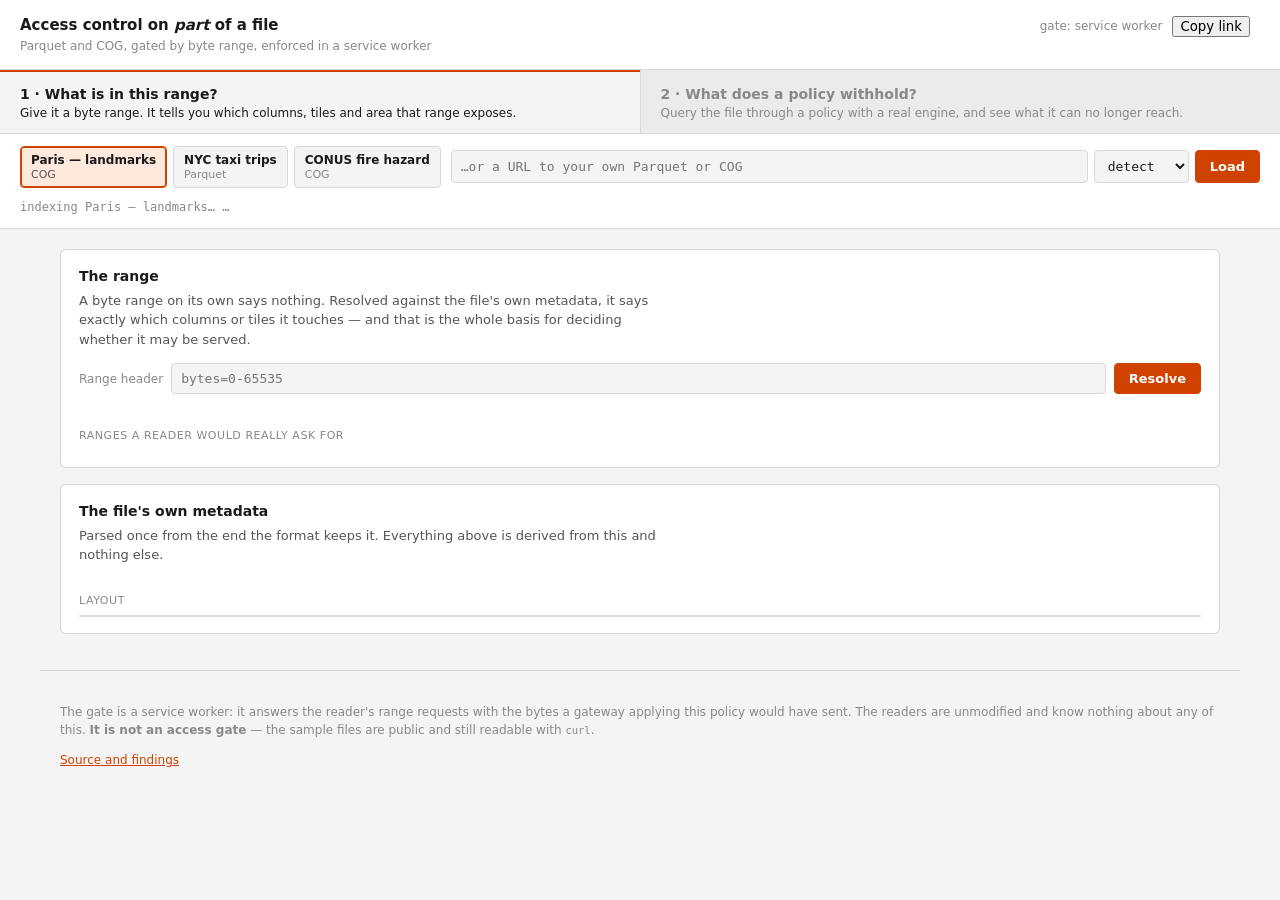
<file: web/index.html>
<!doctype html>
<html lang="en">
<head>
<meta charset="utf-8">
<meta name="viewport" content="width=device-width, initial-scale=1">
<title>Access control on part of a file</title>
<link rel="icon" href="data:,">
<link rel="stylesheet" href="app.css">
</head>
<body>

<header class="top">
  <div class="brand">
    <b>Access control on <i>part</i> of a file</b>
    <span>Parquet and COG, gated by byte range, enforced in a service worker</span>
  </div>
  <div class="top-end">
    <span id="version">loading…</span>
    <button type="button" id="copy-link">Copy link</button>
    <span id="copy-note"></span>
  </div>
</header>

<nav class="tabs" role="tablist">
  <button type="button" role="tab" id="tab-inspect" aria-selected="true">
    <b>1 · What is in this range?</b>
    <span>Give it a byte range. It tells you which columns, tiles and area that range exposes.</span>
  </button>
  <button type="button" role="tab" id="tab-query" aria-selected="false">
    <b>2 · What does a policy withhold?</b>
    <span>Query the file through a policy with a real engine, and see what it can no longer reach.</span>
  </button>
</nav>

<section class="file-bar">
  <div class="file-pick" id="file-pick"></div>
  <div class="file-custom">
    <input type="text" id="file-url" spellcheck="false" autocomplete="off"
           placeholder="…or a URL to your own Parquet or COG">
    <select id="file-format" aria-label="Format">
      <option value="auto">detect</option>
      <option value="parquet">Parquet</option>
      <option value="cog">COG</option>
    </select>
    <button type="button" class="go" id="file-load">Load</button>
  </div>
  <div class="file-state" id="file-state">loading…</div>
</section>

<main>

<!-- ---- feature 1 ---------------------------------------------------- -->
<section class="panel" id="panel-inspect">

  <div class="card">
    <h2>The range</h2>
    <p class="sub">A byte range on its own says nothing. Resolved against the file's own
      metadata, it says exactly which columns or tiles it touches — and that is the
      whole basis for deciding whether it may be served.</p>

    <div class="range-row">
      <label for="range-header">Range header</label>
      <input type="text" id="range-header" spellcheck="false" autocomplete="off"
             placeholder="bytes=0-65535">
      <button type="button" class="go" id="range-go">Resolve</button>
    </div>
    <div class="diag" id="range-diag"></div>

    <div class="lbl">Ranges a reader would really ask for</div>
    <div class="suggestions" id="range-suggestions"></div>
  </div>

  <div class="card" id="inspect-result" hidden>
    <h2>What that range exposes</h2>
    <div class="facts" id="inspect-facts"></div>
    <div class="split">
      <div>
        <div class="lbl">Regions it covers</div>
        <div class="regions" id="inspect-regions"></div>
      </div>
      <div>
        <div class="lbl">Where it lands</div>
        <div class="ruler" id="inspect-ruler"></div>
        <div class="map-wrap" id="inspect-map-wrap" hidden>
          <canvas id="inspect-map" width="320" height="320"></canvas>
          <p class="note" id="inspect-map-note"></p>
        </div>
        <details class="raw">
          <summary>The structure itself, as the policy sees it</summary>
          <pre id="inspect-json"></pre>
        </details>
      </div>
    </div>
  </div>

  <div class="card" id="file-meta-card">
    <h2>The file's own metadata</h2>
    <p class="sub">Parsed once from the end the format keeps it. Everything above is
      derived from this and nothing else.</p>
    <div class="facts" id="file-facts"></div>
    <div class="lbl">Layout</div>
    <div class="layout" id="file-layout"></div>
  </div>

</section>

<!-- ---- feature 2 ---------------------------------------------------- -->
<section class="panel" id="panel-query" hidden>

  <div class="card">
    <h2>The policy</h2>
    <p class="sub">CQL2 over the regions a range resolves to. Pick one, or edit it —
      it is validated as you type, and every property is checked against the schema.</p>
    <div class="chips" id="policy-presets"></div>
    <p class="note" id="policy-blurb"></p>
    <textarea id="policy" spellcheck="false" rows="7"></textarea>
    <div class="diag" id="policy-diag"></div>

    <div class="two-up">
      <div>
        <div class="lbl">Who is asking</div>
        <textarea id="principal" spellcheck="false" rows="2">{"role": "analyst"}</textarea>
      </div>
      <div>
        <div class="lbl">How the gate answers a request covering withheld bytes</div>
        <div class="toggle" role="radiogroup" aria-label="Mode">
          <button type="button" role="radio" id="mode-filter" aria-checked="true">
            Serve a filtered view
            <span>rewrite the metadata, zero the withheld bytes, refuse nothing</span>
          </button>
          <button type="button" role="radio" id="mode-refuse" aria-checked="false">
            Refuse it
            <span>403, nothing served</span>
          </button>
        </div>
      </div>
    </div>
  </div>

  <div class="card">
    <h2>Query it</h2>
    <p class="sub" id="query-sub"></p>
    <div class="chips" id="reader-pick"></div>
    <p class="note" id="reader-note"></p>

    <div id="query-sql">
      <textarea id="sql" spellcheck="false" rows="6"></textarea>
      <p class="note">The gate is at <code id="gate-url">…</code> — an ordinary URL.
        DuckDB is not told anything about the policy; it just reads.</p>
    </div>
    <div id="query-map">
      <div class="range-row">
        <label for="map-level">Overview level</label>
        <select id="map-level"></select>
      </div>
    </div>
    <div id="query-deck">
      <div class="chips" id="map-jump"></div>
      <div class="map-host" id="map-host"></div>
      <p class="note" id="map-status"></p>
    </div>

    <div class="runbar">
      <button type="button" class="go run" id="run-query">Run it &rarr;</button>
      <span class="busy" id="query-busy"></span>
    </div>
  </div>

  <div class="card" id="query-result" hidden>
    <h2>What came back</h2>
    <div class="diag" id="query-diag"></div>
    <div id="query-output"></div>
  </div>

  <div class="card" id="withheld-card" hidden>
    <h2>What the policy took out</h2>
    <div class="facts" id="withheld-facts"></div>
    <div id="withheld-detail"></div>
  </div>

</section>

</main>

<footer>
  <p>The gate is a service worker: it answers the reader's range requests with
    the bytes a gateway applying this policy would have sent. The readers are
    unmodified and know nothing about any of this.
    <b>It is not an access gate</b> — the sample files are public and still
    readable with <code>curl</code>.</p>
  <p><a href="https://github.com/alukach/cloud-native-access-control-poc">Source and findings</a></p>
</footer>

<script type="module" src="app.js"></script>
</body>
</html>
</file>
<file: web/app.css>
/* Two questions, one file. Colour is meaning: allowed, withheld, structure. */

:root {
  color-scheme: light dark;

  /* Development Seed's palette: #D04200 orange, #444 charcoal, white.
     The orange carries meaning here rather than decoration -- it is the colour
     of a withheld byte, which is what this page is about -- and it doubles as
     the interactive accent, where the shape (a filled control) keeps the two
     readings apart. */
  --brand: #d04200;
  --brand-ink: #ffffff;

  --paper: #f4f4f4;
  --surface: #ffffff;
  --sunk: #ebebeb;
  --rule: #d8d8d8;
  --ink: #1a1a1a;
  --ink-2: #555555;
  --ink-3: #888888;

  /* Allowed, withheld, and the structure a reader needs to find either. */
  --allow: #1d6996;
  --allow-soft: #d7e7f3;
  --deny: #d04200;
  --deny-soft: #ffe0cf;
  --brand-soft: #ffe8dc;
  --struct: #6a5a8c;
  --struct-soft: #e5dfef;

  --mono: ui-monospace, "SF Mono", SFMono-Regular, Menlo, Consolas, monospace;
  --sans: system-ui, -apple-system, "Segoe UI", Roboto, sans-serif;
  --radius: 6px;
}

/* No published dark palette to copy, so this is built to the same relations:
   the orange lightened enough to hold contrast on a dark ground, and the
   neutrals left neutral so the only colour on the page is carrying
   information. */
@media (prefers-color-scheme: dark) {
  :root {
    --brand: #ff6b2c;
    --brand-ink: #0d0d0d;

    --paper: #0d0d0d;
    --surface: #171717;
    --sunk: #050505;
    --rule: #2b2b2b;
    --ink: #f2f2f2;
    --ink-2: #a8a8a8;
    --ink-3: #767676;

    --allow: #62a8da;
    --allow-soft: #17374d;
    --deny: #ff6b2c;
    --deny-soft: #42200c;
    --brand-soft: #3a1a08;
    --struct: #a697ce;
    --struct-soft: #302945;
  }
}

* { box-sizing: border-box; }

body {
  margin: 0;
  font-family: var(--sans);
  font-size: 15px;
  line-height: 1.5;
  color: var(--ink);
  background: var(--paper);
}

code { font-family: var(--mono); font-size: 0.875em; overflow-wrap: anywhere; }
a { color: var(--brand); }

/* ---- chrome ------------------------------------------------------------ */

.top {
  display: flex;
  flex-wrap: wrap;
  gap: 12px;
  align-items: baseline;
  justify-content: space-between;
  padding: 14px 20px;
  border-bottom: 1px solid var(--rule);
  background: var(--surface);
}

.brand b { font-size: 15px; }
.brand span { display: block; font-size: 12px; color: var(--ink-3); }
.top-end { display: flex; gap: 10px; align-items: center; font-size: 12px; color: var(--ink-3); }

.tabs {
  display: grid;
  grid-template-columns: 1fr 1fr;
  gap: 1px;
  background: var(--rule);
  border-bottom: 1px solid var(--rule);
}

.tabs button {
  display: block;
  text-align: left;
  padding: 12px 20px;
  border: 0;
  border-top: 2px solid transparent;
  background: var(--sunk);
  color: var(--ink-3);
  font: inherit;
  cursor: pointer;
}

.tabs button b { display: block; font-size: 14px; }
.tabs button span { font-size: 12px; line-height: 1.35; display: block; }
.tabs button[aria-selected="true"] {
  background: var(--paper);
  color: var(--ink);
  border-top-color: var(--brand);
}

.file-bar {
  display: flex;
  flex-wrap: wrap;
  gap: 10px;
  align-items: center;
  padding: 12px 20px;
  border-bottom: 1px solid var(--rule);
  background: var(--surface);
}

.file-pick { display: flex; gap: 6px; flex-wrap: wrap; }
.file-custom { display: flex; gap: 6px; flex: 1 1 320px; min-width: 240px; }
.file-custom input { flex: 1 1 auto; min-width: 0; }
.file-state { flex-basis: 100%; font-size: 12px; font-family: var(--mono); color: var(--ink-3); }
.file-state.bad { color: var(--deny); }
.file-state.busy::after { content: ' …'; }

main { padding: 20px; max-width: 1200px; margin: 0 auto; }

footer {
  padding: 20px;
  max-width: 1200px;
  margin: 0 auto;
  font-size: 12px;
  color: var(--ink-3);
  border-top: 1px solid var(--rule);
}

/* ---- cards ------------------------------------------------------------- */

.card {
  background: var(--surface);
  border: 1px solid var(--rule);
  border-radius: var(--radius);
  padding: 16px 18px;
  margin-bottom: 16px;
}

.card h2 { margin: 0; font-size: 14px; }
.sub { margin: 4px 0 14px; font-size: 13px; color: var(--ink-2); max-width: 70ch; }
.note { margin: 8px 0 0; font-size: 12px; color: var(--ink-3); line-height: 1.45; max-width: 80ch; }

.lbl {
  margin: 14px 0 6px;
  font-size: 11px;
  letter-spacing: 0.05em;
  text-transform: uppercase;
  color: var(--ink-3);
}

/* ---- controls ---------------------------------------------------------- */

input[type="text"], select, textarea {
  font-family: var(--mono);
  font-size: 13px;
  color: var(--ink);
  background: var(--paper);
  border: 1px solid var(--rule);
  border-radius: 4px;
  padding: 7px 9px;
}

textarea { width: 100%; resize: vertical; line-height: 1.45; }
input[type="text"]:focus, textarea:focus, select:focus { outline: 2px solid var(--brand); outline-offset: -1px; }

button { font-family: var(--sans); }

.go {
  border: 1px solid var(--brand);
  background: var(--brand);
  color: var(--brand-ink);
  border-radius: 4px;
  padding: 7px 14px;
  font-size: 13px;
  font-weight: 600;
  cursor: pointer;
}

.go:disabled { opacity: 0.5; cursor: default; }
.run { padding: 9px 20px; font-size: 14px; }

.chips { display: flex; flex-wrap: wrap; gap: 6px; }
.chips.tight { gap: 4px; }

.chip {
  display: inline-flex;
  flex-direction: column;
  gap: 1px;
  padding: 6px 10px;
  border: 1px solid var(--rule);
  border-radius: 4px;
  background: var(--paper);
  color: var(--ink);
  font-size: 12px;
  text-align: left;
  cursor: pointer;
}

.chip b { font-size: 12px; font-weight: 600; }
.chip span { font-size: 11px; color: var(--ink-3); }
.chip.on { border-color: var(--brand); background: var(--brand-soft, var(--sunk)); box-shadow: inset 0 0 0 1px var(--brand); }
.chip.on span { color: var(--ink-2); }

span.chip { cursor: default; font-family: var(--mono); }
.chip.gone {
  text-decoration: line-through;
  color: var(--ink-3);
  border-style: dashed;
  background: transparent;
}

.toggle { display: flex; flex-wrap: wrap; gap: 6px; }

.toggle button {
  flex: 1 1 200px;
  text-align: left;
  padding: 8px 12px;
  border: 1px solid var(--rule);
  border-radius: 4px;
  background: var(--paper);
  color: var(--ink);
  font-size: 13px;
  font-weight: 600;
  cursor: pointer;
}

.toggle button span { display: block; font-size: 11px; font-weight: 400; color: var(--ink-3); }
.toggle button[aria-checked="true"] {
  border-color: var(--brand);
  box-shadow: inset 0 0 0 1px var(--brand);
}

.diag { margin-top: 8px; font-size: 12px; font-family: var(--mono); color: var(--ink-3); min-height: 1em; }
.diag.ok { color: var(--allow); }
.diag.bad { color: var(--deny); }
.diag.bad { color: var(--deny); }

.runbar { display: flex; gap: 12px; align-items: center; margin-top: 14px; }
.busy { font-size: 12px; color: var(--ink-3); font-family: var(--mono); }

.range-row { display: flex; gap: 8px; align-items: center; flex-wrap: wrap; }
.range-row label { font-size: 12px; color: var(--ink-3); }
.range-row input { flex: 1 1 260px; min-width: 0; }

.two-up { display: grid; grid-template-columns: 1fr 1fr; gap: 16px; margin-top: 14px; }
.split { display: grid; grid-template-columns: minmax(0, 1fr) minmax(0, 1fr); gap: 20px; }

/* ---- facts ------------------------------------------------------------- */

.facts { display: flex; flex-wrap: wrap; gap: 8px; margin: 10px 0 4px; }

.fact {
  display: flex;
  flex-direction: column;
  gap: 1px;
  flex: 1 1 130px;
  padding: 8px 10px;
  border: 1px solid var(--rule);
  border-radius: 4px;
  background: var(--sunk);
}

.fact-label { font-size: 10px; letter-spacing: 0.05em; text-transform: uppercase; color: var(--ink-3); }
.fact-value { font-family: var(--mono); font-size: 13px; overflow-wrap: anywhere; }
.fact-note { font-size: 11px; color: var(--ink-3); }

/* ---- feature 1 --------------------------------------------------------- */

.suggestions { display: grid; grid-template-columns: repeat(auto-fit, minmax(230px, 1fr)); gap: 8px; }

.suggestion {
  display: block;
  text-align: left;
  padding: 10px 12px;
  border: 1px solid var(--rule);
  border-radius: 4px;
  background: var(--paper);
  color: var(--ink);
  cursor: pointer;
}

.suggestion b { display: block; font-size: 12px; }
.suggestion code { display: block; margin: 3px 0 5px; font-size: 11px; color: var(--brand); }
.suggestion span { display: block; font-size: 11px; line-height: 1.4; color: var(--ink-3); }
.suggestion:hover { border-color: var(--brand); }

.regions { max-height: 340px; overflow-y: auto; border: 1px solid var(--rule); border-radius: 4px; }

.region {
  display: grid;
  grid-template-columns: 6.5rem minmax(0, 1fr) 4.5rem;
  gap: 8px;
  padding: 5px 9px;
  font-size: 12px;
  border-bottom: 1px solid var(--rule);
}

.region:last-child { border-bottom: 0; }
.region-kind { font-size: 10px; text-transform: uppercase; letter-spacing: 0.04em; color: var(--ink-3); }
.region-what { font-family: var(--mono); overflow-wrap: anywhere; }
.region-bytes { font-family: var(--mono); color: var(--ink-3); text-align: right; }
.region.column_chunk .region-kind, .region.tile .region-kind { color: var(--allow); }
.region.metadata .region-kind { color: var(--struct); }
.region.unmapped .region-kind { color: var(--deny); }

.ruler-bar {
  position: relative;
  height: 34px;
  background: var(--sunk);
  border: 1px solid var(--rule);
  border-radius: 3px;
  overflow: hidden;
}

.ruler-region { position: absolute; top: 0; bottom: 0; background: var(--allow-soft); }
.ruler-region.metadata { background: var(--struct-soft); }
.ruler-region.unmapped { background: var(--deny-soft); }
.ruler-ask { position: absolute; top: 0; bottom: 0; border: 2px solid var(--ink); border-radius: 2px; }

.map-wrap { margin-top: 12px; }
#inspect-map { width: 100%; max-width: 320px; height: auto; border: 1px solid var(--rule); border-radius: 4px; }

.raw { margin-top: 12px; }
.raw summary { font-size: 12px; color: var(--ink-3); cursor: pointer; }
.raw pre {
  max-height: 260px;
  overflow: auto;
  font-size: 11px;
  font-family: var(--mono);
  background: var(--sunk);
  border: 1px solid var(--rule);
  border-radius: 4px;
  padding: 10px;
}

.layout { border: 1px solid var(--rule); border-radius: 4px; max-height: 300px; overflow-y: auto; }

.layout-row {
  display: flex;
  justify-content: space-between;
  gap: 12px;
  padding: 5px 10px;
  font-size: 12px;
  border-bottom: 1px solid var(--rule);
}

.layout-row:last-child { border-bottom: 0; }
.layout-name { font-family: var(--mono); }
.layout-note { color: var(--ink-3); font-size: 11px; text-align: right; }

/* ---- feature 2 --------------------------------------------------------- */

.result-table { border-collapse: collapse; width: 100%; font-size: 12px; font-family: var(--mono); }
.result-table th, .result-table td { text-align: left; padding: 4px 9px; border-bottom: 1px solid var(--rule); }
.result-table th { font-size: 10px; text-transform: uppercase; letter-spacing: 0.04em; color: var(--ink-3); }
.result-image { max-width: 100%; height: auto; border: 1px solid var(--rule); border-radius: 4px; image-rendering: pixelated; }

@media (max-width: 860px) {
  .split, .two-up { grid-template-columns: minmax(0, 1fr); }
  .tabs { grid-template-columns: minmax(0, 1fr); }
  main, footer, .top, .file-bar { padding-left: 16px; padding-right: 16px; }
}

/* ---- the map view ------------------------------------------------------ */

.map-host {
  position: relative;
  height: 520px;
  margin-top: 10px;
  background: var(--sunk);
  border: 1px solid var(--rule);
  border-radius: 4px;
  overflow: hidden;
  /* deck.gl's controller wants the wheel and the drag. */
  touch-action: none;
  cursor: grab;
}

.map-host:active { cursor: grabbing; }
.map-host canvas { border-radius: 3px; }

@media (max-width: 860px) { .map-host { height: 380px; } }

.jump-label {
  align-self: center;
  font-size: 11px;
  letter-spacing: 0.05em;
  text-transform: uppercase;
  color: var(--ink-3);
  margin-right: 2px;
}
</file>
